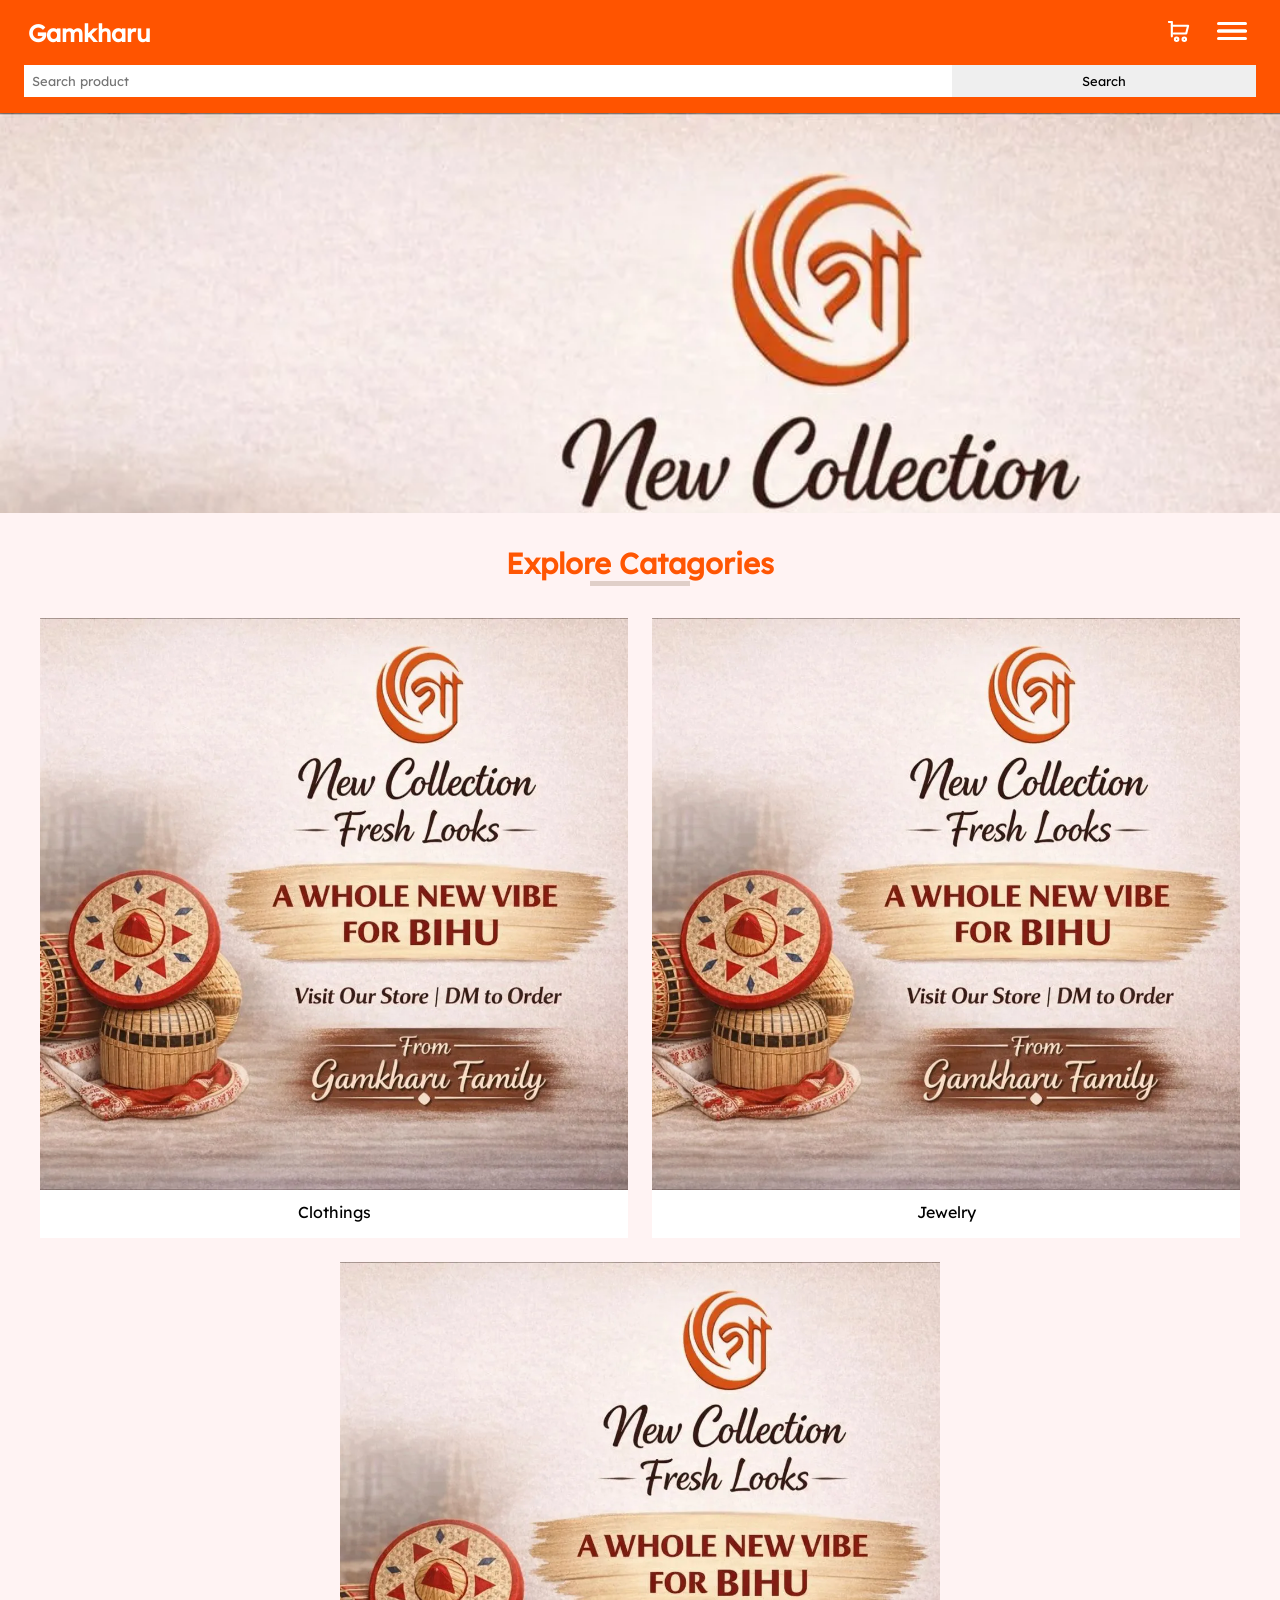
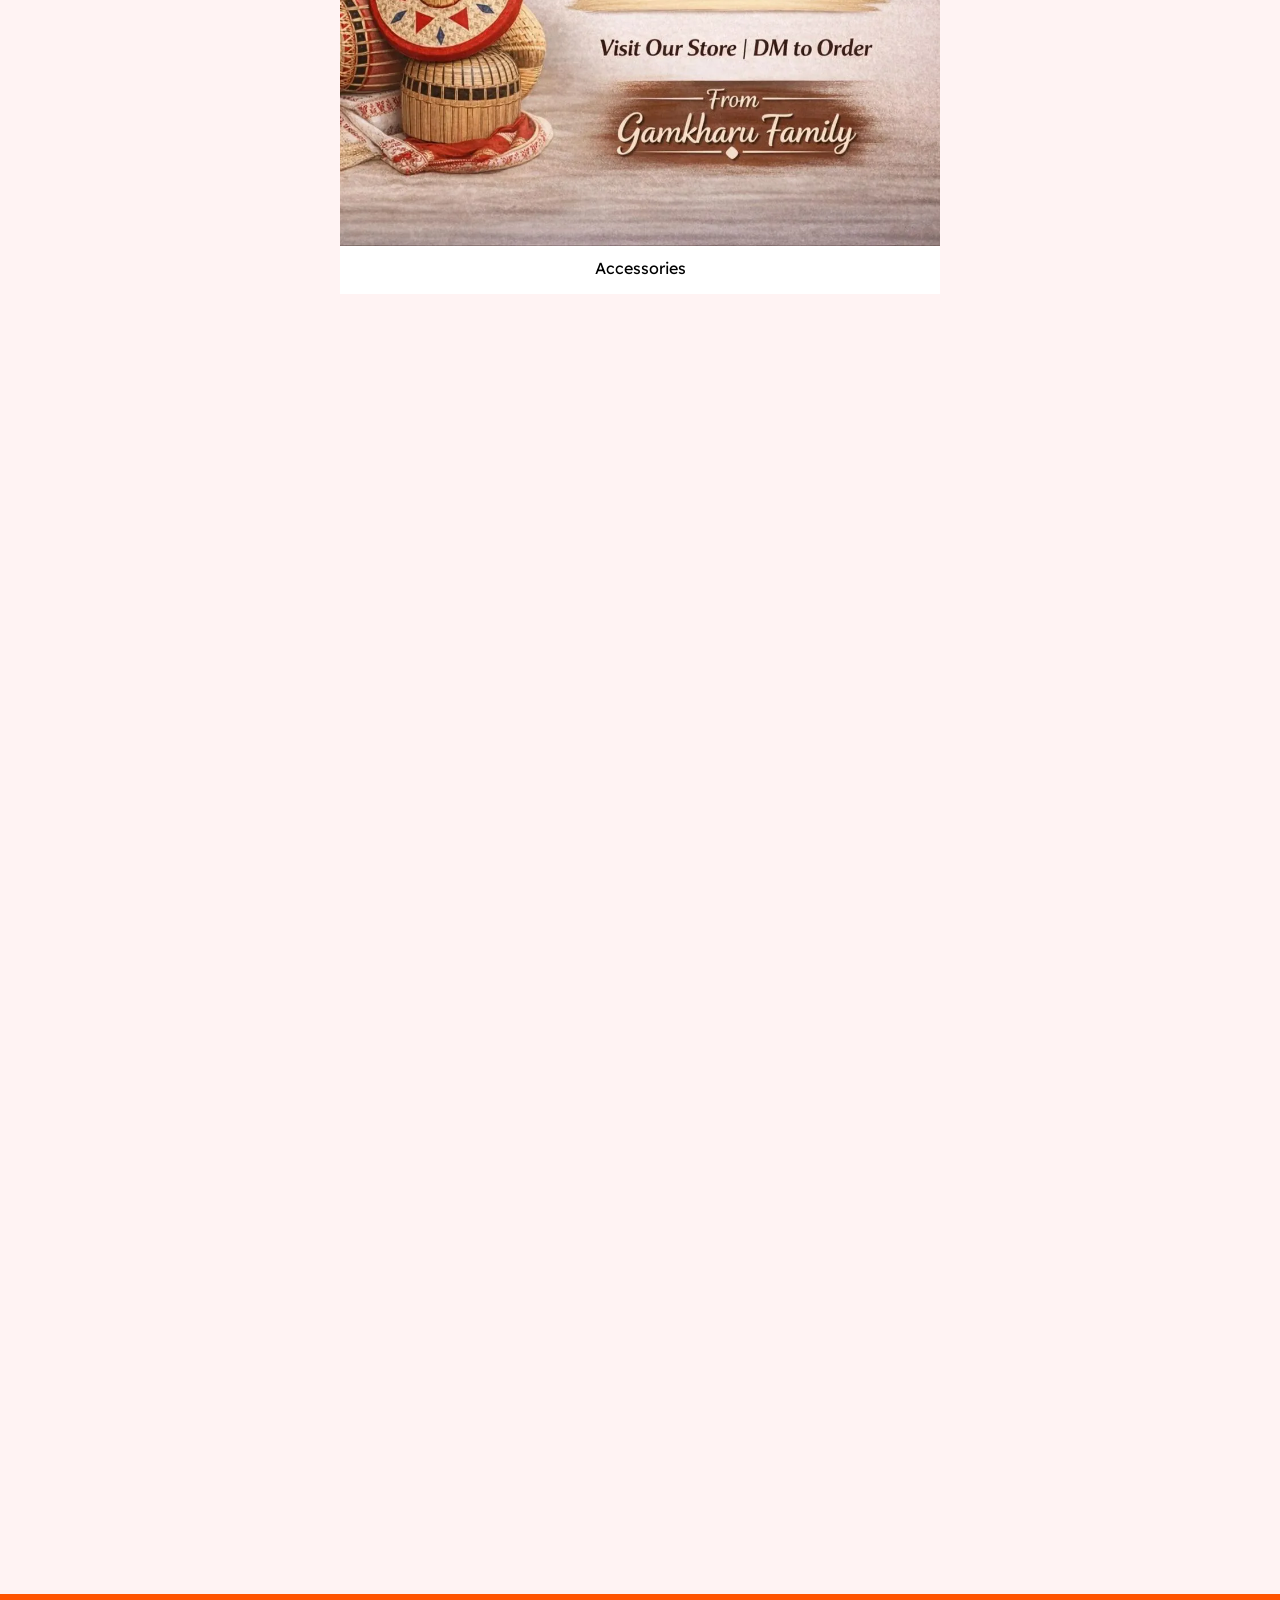
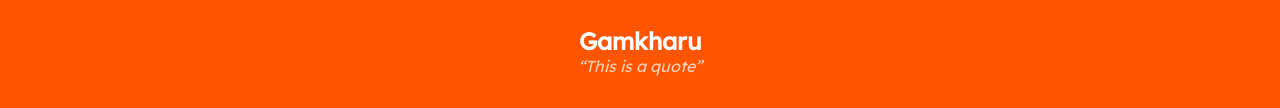
<file: index.html>
<!DOCTYPE html>
<html>

<head>
  <meta charset="UTF-8">
  <meta name="viewport" content="width=device-width, initial-scale=1">
  <title>Gamkharu Boutique</title>
  <link rel="stylesheet" href="roots/root.css">
</head>

<body>
  <div style="position:sticky; top:0;">
    <div id="navbar-placeholder"></div>
    <div id="searchbar-placeholder"></div>
  </div>
  
  <div id="header-placeholder"></div>
  <div id="catagory-placeholder"></div>

  
  
  <br><br><br><br><br><br><br>
  <br><br><br><br><br><br><br>
  <br><br><br><br><br><br><br>
  <br><br><br><br><br><br><br>
  <br><br><br><br><br><br><br>
  <br><br><br><br><br><br><br>
  <br><br><br><br><br><br><br>
  <br><br><br><br><br><br><br>
  <br><br><br><br><br><br><br>
  
  
  <div id="footer-placeholder"></div>

  
  
  <script src="roots/root.js"></script>
  <script src="jss/index.js"></script>
</body>

</html>
</file>
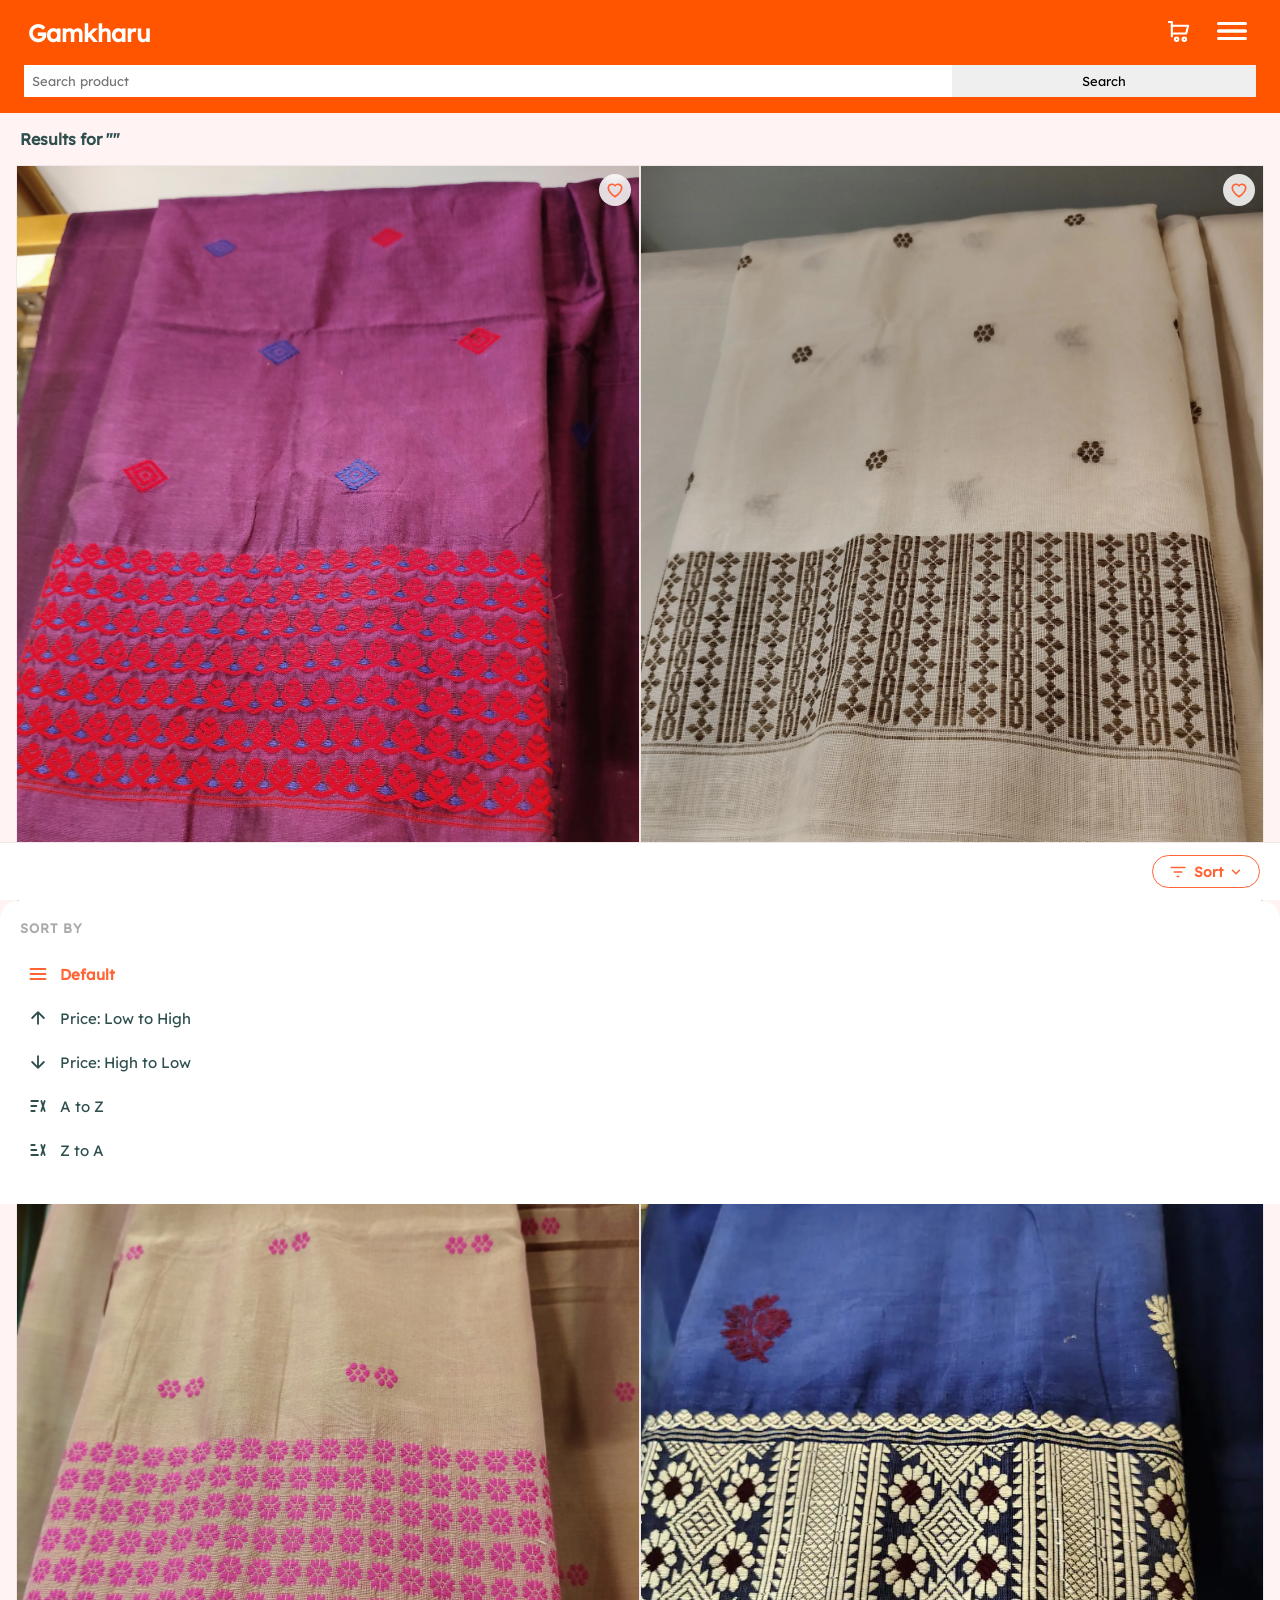
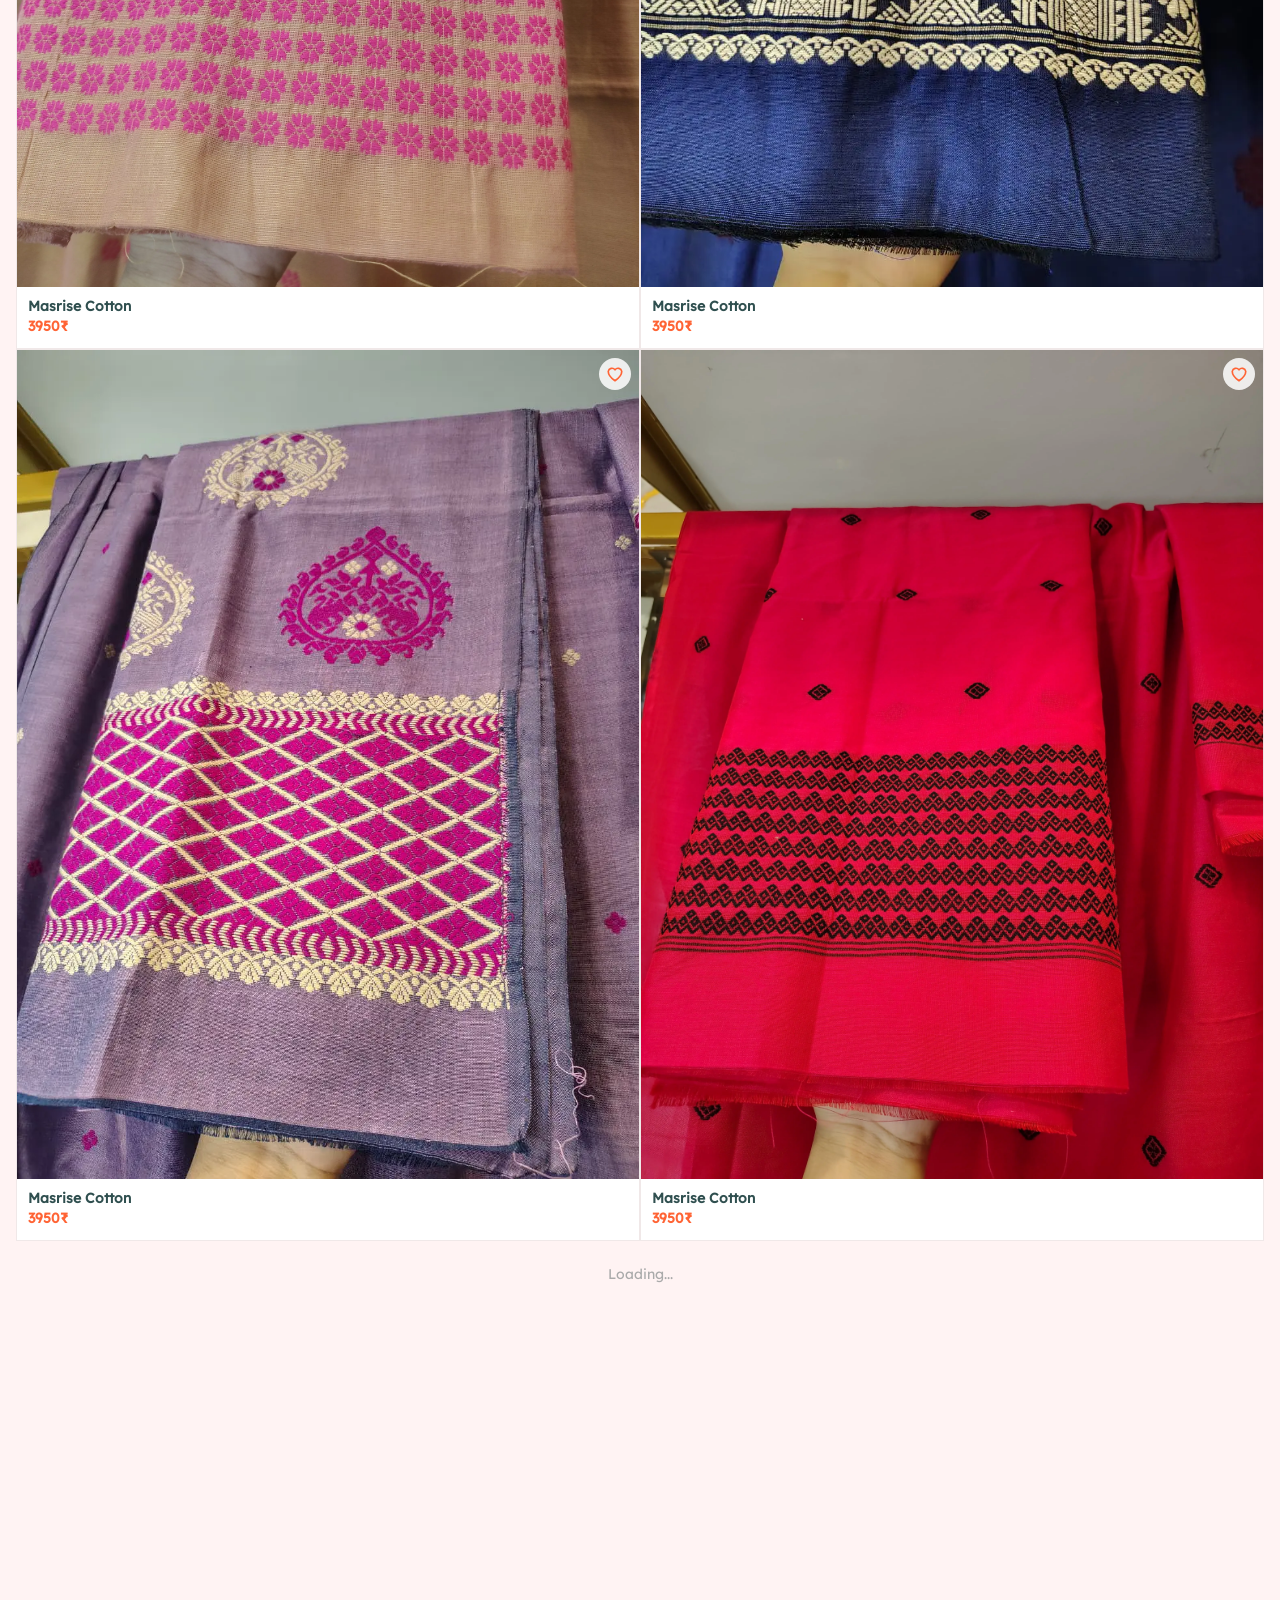
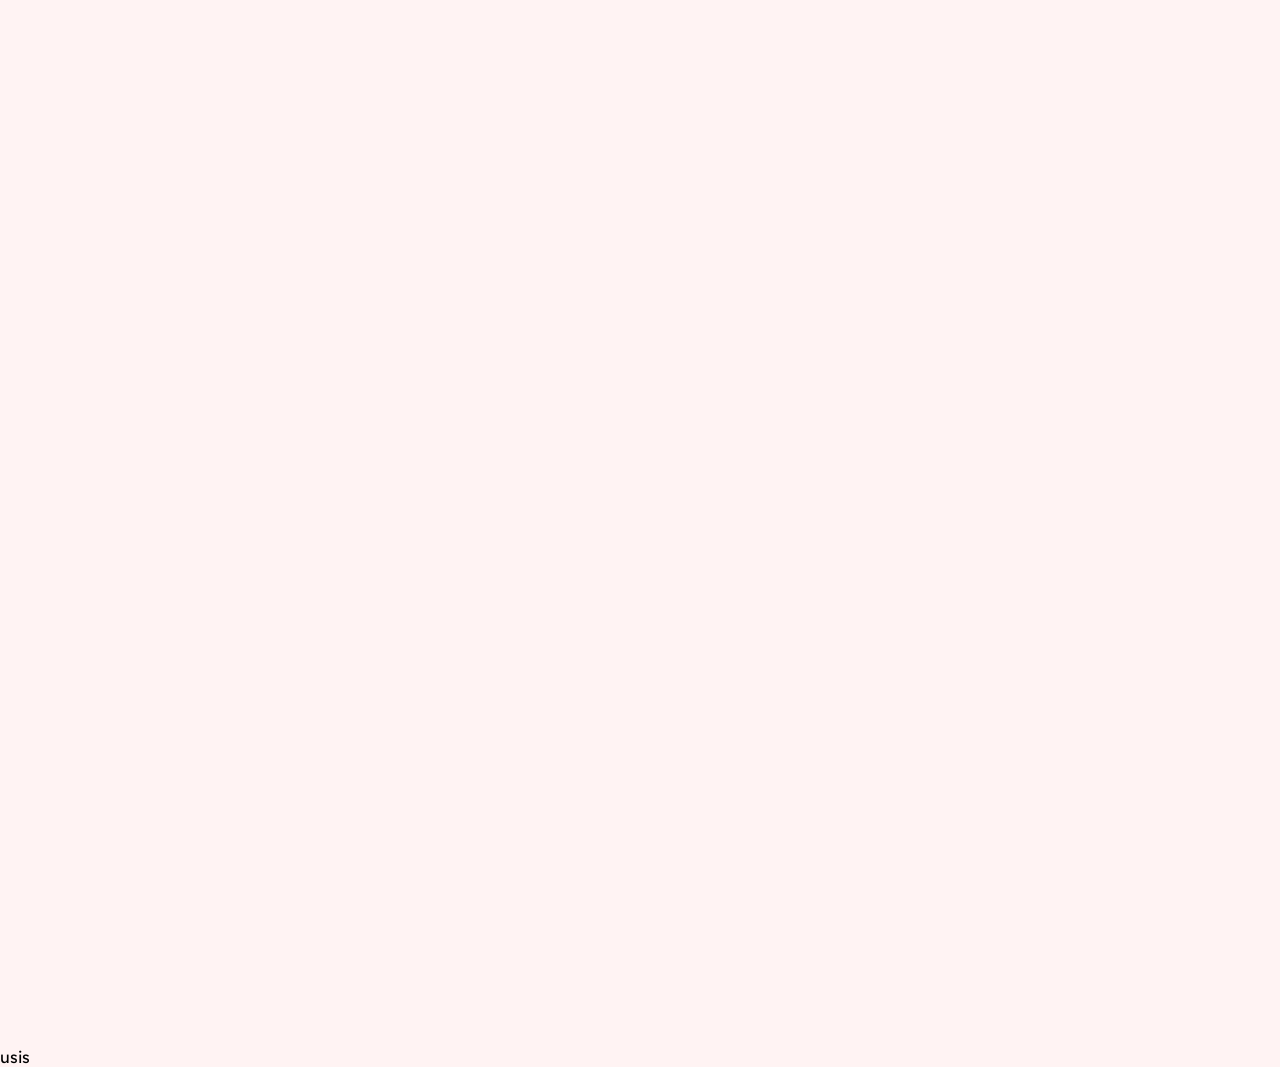
<file: search.html>
<!DOCTYPE html>
<html>

<head>
  <meta charset="UTF-8">
  <meta name="viewport" content="width=device-width, initial-scale=1">
  <title></title>
  
  <link rel="stylesheet" href="roots/root.css">
</head>

<body>
    <div style="position:sticky; top:0; z-index: 1000;">
    <div id="navbar-placeholder"></div>
    <div id="searchbar-placeholder"></div>
  </div>
  
  <div id="searchresult-placeholder"></div>

  
  
  <br><br><br><br><br><br><br>
  <br><br><br><br><br><br><br>
  <br><br><br><br><br><br><br>
  <br><br><br><br><br><br><br>
  <br><br><br><br><br><br><br>
  <br><br><br><br><br><br><br>
  <br><br><br><br><br><br><br>
  <br><br><br><br><br><br><br>
  <br><br><br><br><br><br><br>
  usis
  
  
  
  <script src="roots/root.js"></script>
  <script src="jss/searchcom.js"></script>
  <script src="jss/search.js"></script>
</body>

</html>
</file>
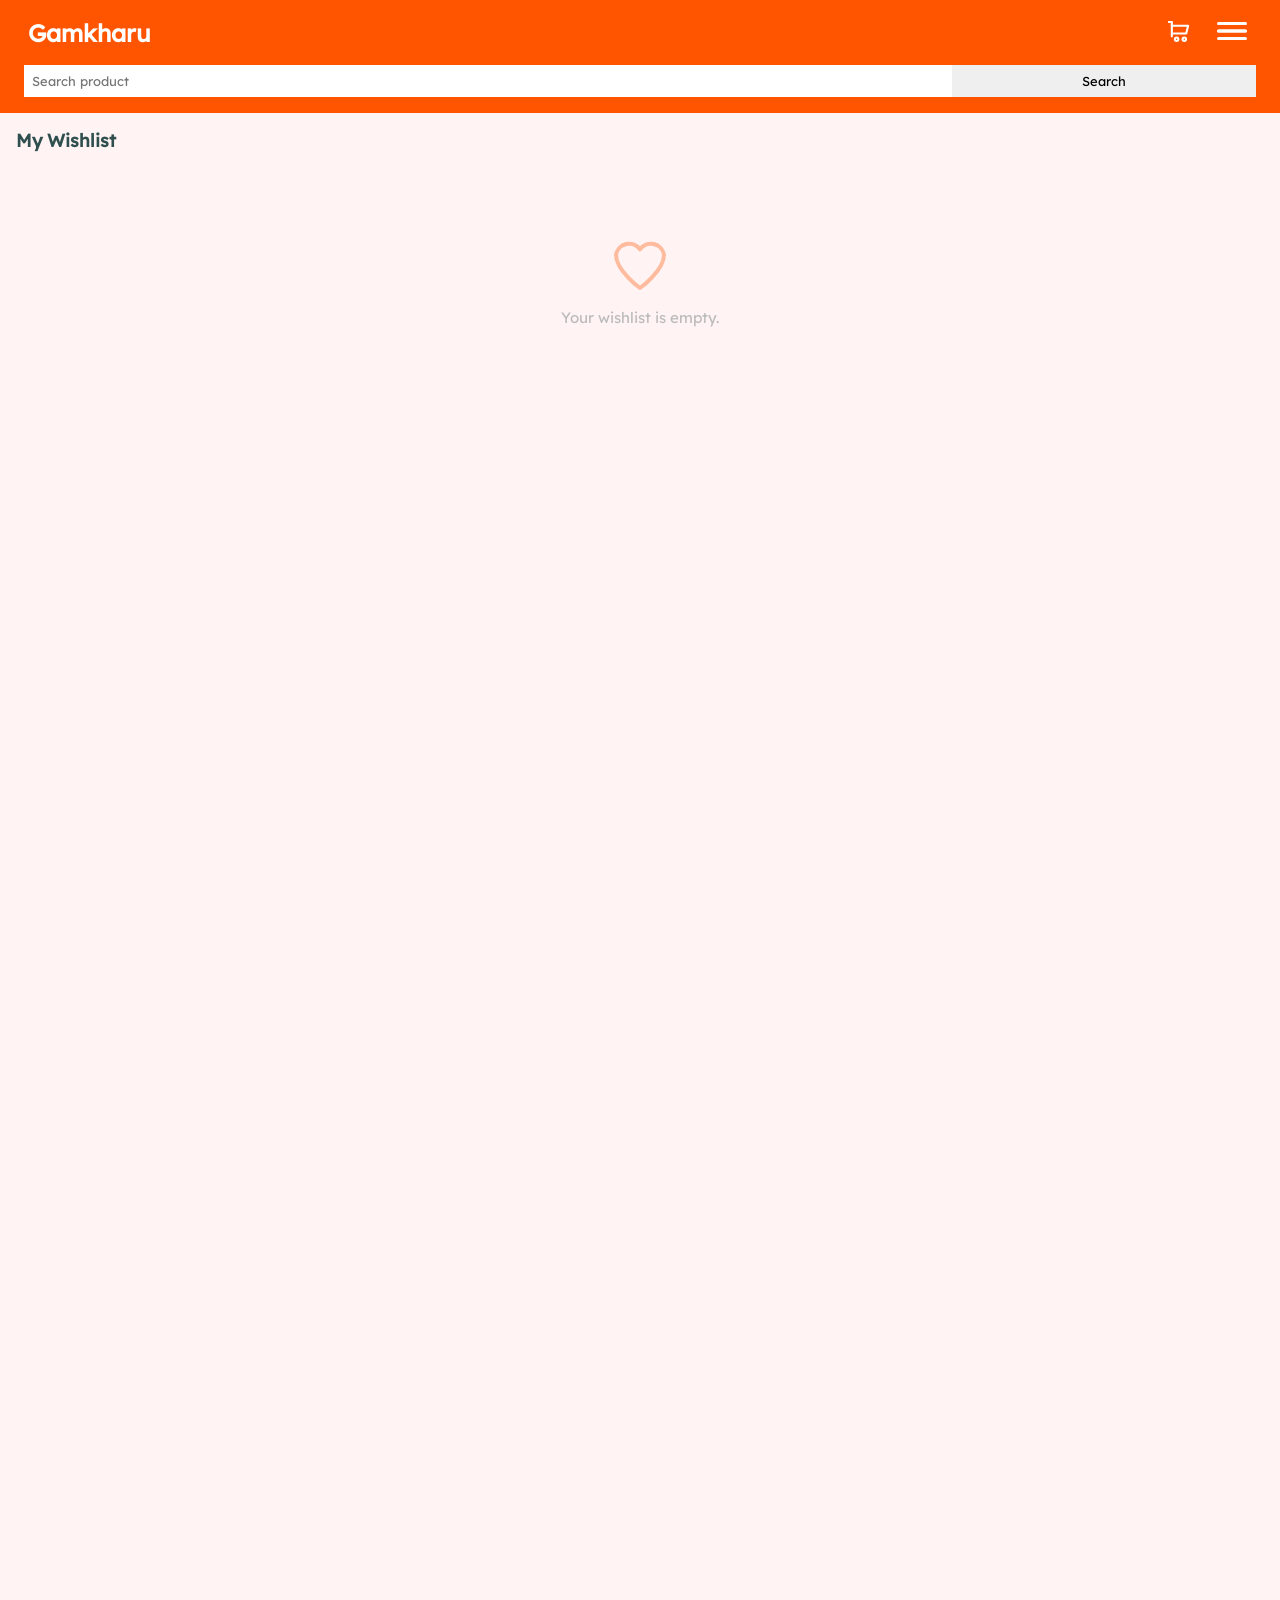
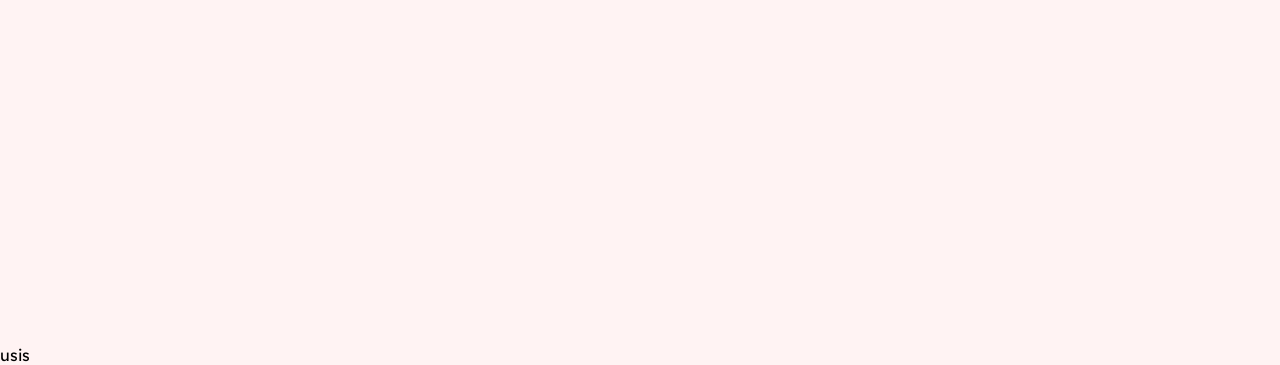
<file: wishlist.html>
<!DOCTYPE html>
<html>

<head>
  <meta charset="UTF-8">
  <meta name="viewport" content="width=device-width, initial-scale=1">
  <title></title>
  
  <link rel="stylesheet" href="roots/root.css">
</head>

<body>
  <div style="position:sticky; top:0; z-index: 1000;">
    <div id="navbar-placeholder"></div>
    <div id="searchbar-placeholder"></div>
  </div>
  
  <div id="wishlistcomp-placeholder"></div>

  
  
  <br><br><br><br><br><br><br>
  <br><br><br><br><br><br><br>
  <br><br><br><br><br><br><br>
  <br><br><br><br><br><br><br>
  <br><br><br><br><br><br><br>
  <br><br><br><br><br><br><br>
  <br><br><br><br><br><br><br>
  <br><br><br><br><br><br><br>
  <br><br><br><br><br><br><br>
  usis
  
  
  
  <script src="roots/root.js"></script>
  <script src="jss/wishlistcom.js"></script>
  <script src="jss/wishlist.js"></script>
</body>

</html>
</file>
<file: roots/root.css>
@font-face {
  font-family: 'Defont1';
  src: url('fonts/Lexend.woff') format('woff');
  font-weight: normal;
  font-style: normal;
  font-display: swap; /* shows fallback font while loading */
}

* {
  font-family: 'Defont1', sans-serif;
  margin: 0;padding: 0;
}

body{
  background: #FFF3F3;
}
</file>
